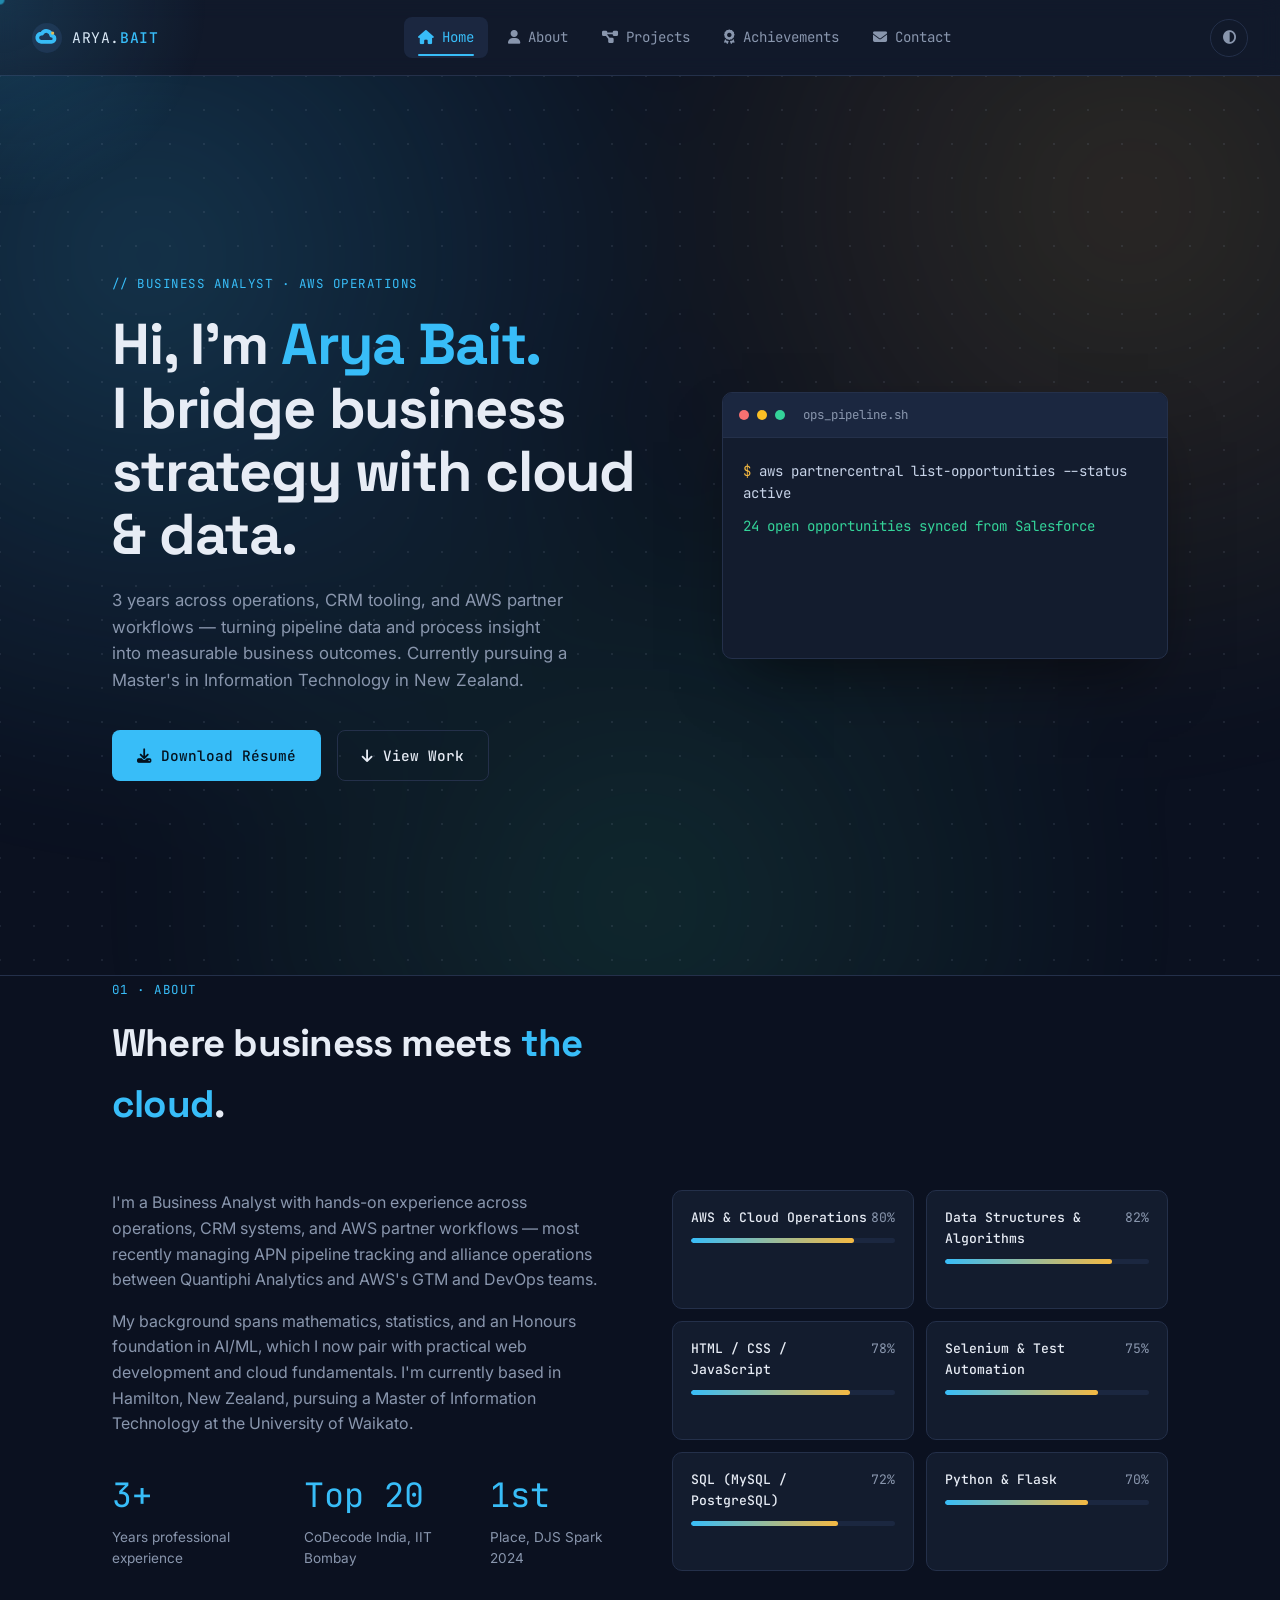
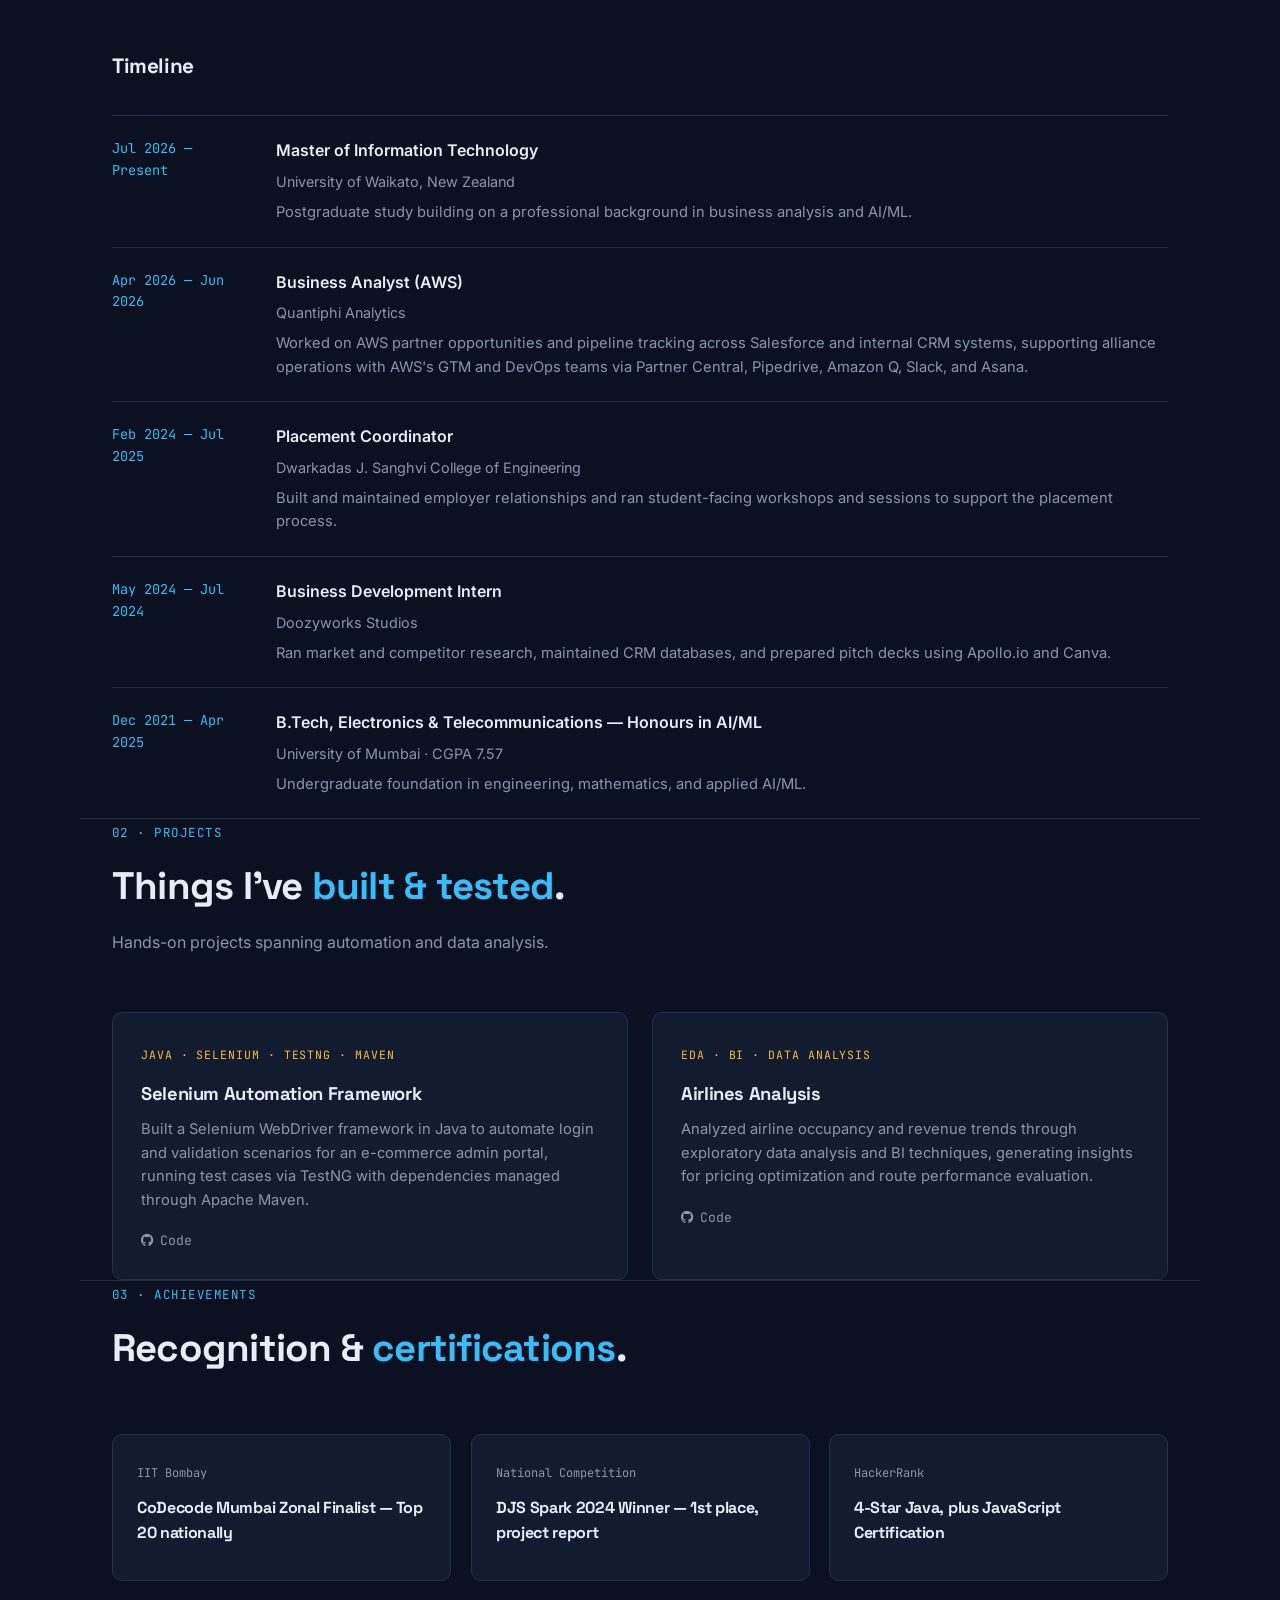
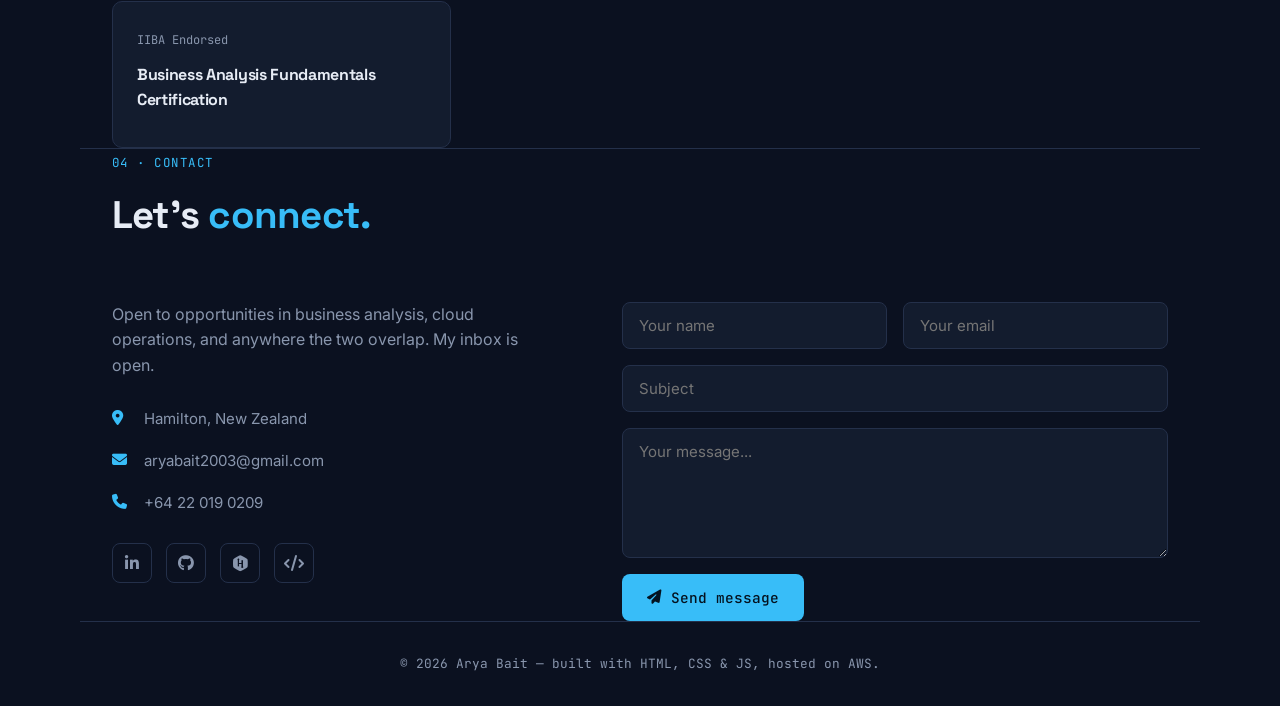
<file: index.html>
<!DOCTYPE html>
<html lang="en">
<head>
<meta charset="UTF-8">
<meta name="viewport" content="width=device-width, initial-scale=1.0">
<title>Arya Bait — Business Analyst & Cloud Enthusiast</title>

<link rel="preconnect" href="https://fonts.googleapis.com">
<link rel="preconnect" href="https://fonts.gstatic.com" crossorigin>
<link href="https://fonts.googleapis.com/css2?family=Space+Grotesk:wght@500;700&family=Inter:wght@400;500;600&family=JetBrains+Mono:wght@400;500&display=swap" rel="stylesheet">
<link rel="stylesheet" href="https://cdnjs.cloudflare.com/ajax/libs/font-awesome/6.5.1/css/all.min.css">
<link rel="stylesheet" href="css/styles.css">
</head>
<body>

<!-- cursor fx -->
<div class="cursor-glow" id="cursorGlow"></div>
<div class="cursor-dot" id="cursorDot"></div>

<!-- ============ TOP NAV ============ -->
<nav class="side-nav">
  <div class="brand">
    <svg viewBox="0 0 48 48" xmlns="http://www.w3.org/2000/svg">
      <circle class="brand-mark-bg" cx="24" cy="24" r="24"/>
      <path class="brand-mark-cloud" d="M14 30h17a5 5 0 0 0 0-10 8 8 0 0 0-15-3 6 6 0 0 0-2 13Z"/>
      <circle class="brand-mark-blip" cx="33" cy="16" r="2.6"/>
    </svg>
    <span class="logo">ARYA.<b>BAIT</b></span>
  </div>
  <ul>
    <li><a href="#home" class="nav-link active"><i class="fas fa-house"></i><span class="nav-label">Home</span></a></li>
    <li><a href="#about" class="nav-link"><i class="fas fa-user"></i><span class="nav-label">About</span></a></li>
    <li><a href="#projects" class="nav-link"><i class="fas fa-diagram-project"></i><span class="nav-label">Projects</span></a></li>
    <li><a href="#achievements" class="nav-link"><i class="fas fa-award"></i><span class="nav-label">Achievements</span></a></li>
    <li><a href="#contact" class="nav-link"><i class="fas fa-envelope"></i><span class="nav-label">Contact</span></a></li>
  </ul>
  <button class="theme-toggle" id="themeToggle" aria-label="Toggle theme"><i class="fas fa-circle-half-stroke"></i></button>
</nav>

<!-- ============ HERO ============ -->
<header class="hero" id="home">
  <canvas id="bgGrid" aria-hidden="true"></canvas>
  <div class="container hero-grid">
    <div>
      <span class="eyebrow">// business analyst · aws operations</span>
      <h1 class="reveal">Hi, I'm <span class="accent">Arya Bait.</span><br>I bridge business strategy with cloud &amp; data.</h1>
      <p class="lede reveal">
        3 years across operations, CRM tooling, and AWS partner workflows —
        turning pipeline data and process insight into measurable business outcomes.
        Currently pursuing a Master's in Information Technology in New Zealand.
      </p>
      <div class="cta-row reveal">
        <a href="assets/resume.pdf" class="btn btn-primary magnetic" download><i class="fas fa-download"></i> Download Résumé</a>
        <a href="#projects" class="btn btn-ghost magnetic"><i class="fas fa-arrow-down"></i> View Work</a>
      </div>
    </div>

    <div class="terminal reveal" aria-hidden="true">
      <div class="terminal-bar">
        <span class="terminal-dot red"></span>
        <span class="terminal-dot yellow"></span>
        <span class="terminal-dot green"></span>
        <span class="terminal-title">ops_pipeline.sh</span>
      </div>
      <div class="terminal-body" id="terminalBody"></div>
    </div>
  </div>
</header>

<main>
  <!-- ============ ABOUT ============ -->
  <section class="container" id="about">
    <div class="section-head reveal">
      <span class="eyebrow">01 · about</span>
      <h2>Where business meets <span class="accent">the cloud</span>.</h2>
    </div>

    <div class="about-grid">
      <div class="about-copy reveal">
        <p>
          I'm a Business Analyst with hands-on experience across operations, CRM systems,
          and AWS partner workflows — most recently managing APN pipeline tracking and
          alliance operations between Quantiphi Analytics and AWS's GTM and DevOps teams.
        </p>
        <p>
          My background spans mathematics, statistics, and an Honours foundation in
          AI/ML, which I now pair with practical web development and cloud fundamentals.
          I'm currently based in Hamilton, New Zealand, pursuing a Master of Information
          Technology at the University of Waikato.
        </p>

        <div class="stat-row">
          <div class="stat"><div class="num">3+</div><div class="label">Years professional experience</div></div>
          <div class="stat"><div class="num">Top 20</div><div class="label">CoDecode India, IIT Bombay</div></div>
          <div class="stat"><div class="num">1st</div><div class="label">Place, DJS Spark 2024</div></div>
        </div>
      </div>

      <div class="stack-grid reveal">
        <div class="stack-item tilt">
          <div class="stack-name"><b>AWS &amp; Cloud Operations</b><span>80%</span></div>
          <div class="bar-track"><div class="bar-fill" data-fill="80"></div></div>
        </div>
        <div class="stack-item tilt">
          <div class="stack-name"><b>Data Structures &amp; Algorithms</b><span>82%</span></div>
          <div class="bar-track"><div class="bar-fill" data-fill="82"></div></div>
        </div>
        <div class="stack-item tilt">
          <div class="stack-name"><b>HTML / CSS / JavaScript</b><span>78%</span></div>
          <div class="bar-track"><div class="bar-fill" data-fill="78"></div></div>
        </div>
        <div class="stack-item tilt">
          <div class="stack-name"><b>Selenium &amp; Test Automation</b><span>75%</span></div>
          <div class="bar-track"><div class="bar-fill" data-fill="75"></div></div>
        </div>
        <div class="stack-item tilt">
          <div class="stack-name"><b>SQL (MySQL / PostgreSQL)</b><span>72%</span></div>
          <div class="bar-track"><div class="bar-fill" data-fill="72"></div></div>
        </div>
        <div class="stack-item tilt">
          <div class="stack-name"><b>Python &amp; Flask</b><span>70%</span></div>
          <div class="bar-track"><div class="bar-fill" data-fill="70"></div></div>
        </div>
      </div>
    </div>

    <div class="timeline reveal">
      <h3>Timeline</h3>

      <div class="tl-item">
        <div class="tl-date">Jul 2026 — Present</div>
        <div>
          <div class="tl-role">Master of Information Technology</div>
          <div class="tl-org">University of Waikato, New Zealand</div>
          <div class="tl-desc">Postgraduate study building on a professional background in business analysis and AI/ML.</div>
        </div>
      </div>

      <div class="tl-item">
        <div class="tl-date">Apr 2026 — Jun 2026</div>
        <div>
          <div class="tl-role">Business Analyst (AWS)</div>
          <div class="tl-org">Quantiphi Analytics</div>
          <div class="tl-desc">Worked on AWS partner opportunities and pipeline tracking across Salesforce and internal CRM systems, supporting alliance operations with AWS's GTM and DevOps teams via Partner Central, Pipedrive, Amazon Q, Slack, and Asana.</div>
        </div>
      </div>

      <div class="tl-item">
        <div class="tl-date">Feb 2024 — Jul 2025</div>
        <div>
          <div class="tl-role">Placement Coordinator</div>
          <div class="tl-org">Dwarkadas J. Sanghvi College of Engineering</div>
          <div class="tl-desc">Built and maintained employer relationships and ran student-facing workshops and sessions to support the placement process.</div>
        </div>
      </div>

      <div class="tl-item">
        <div class="tl-date">May 2024 — Jul 2024</div>
        <div>
          <div class="tl-role">Business Development Intern</div>
          <div class="tl-org">Doozyworks Studios</div>
          <div class="tl-desc">Ran market and competitor research, maintained CRM databases, and prepared pitch decks using Apollo.io and Canva.</div>
        </div>
      </div>

      <div class="tl-item">
        <div class="tl-date">Dec 2021 — Apr 2025</div>
        <div>
          <div class="tl-role">B.Tech, Electronics &amp; Telecommunications — Honours in AI/ML</div>
          <div class="tl-org">University of Mumbai · CGPA 7.57</div>
          <div class="tl-desc">Undergraduate foundation in engineering, mathematics, and applied AI/ML.</div>
        </div>
      </div>
    </div>
  </section>

  <!-- ============ PROJECTS ============ -->
  <section class="container" id="projects">
    <div class="section-head reveal">
      <span class="eyebrow">02 · projects</span>
      <h2>Things I've <span class="accent">built &amp; tested</span>.</h2>
      <p>Hands-on projects spanning automation and data analysis.</p>
    </div>

    <div class="project-grid">
      <div class="project-card tilt reveal">
        <span class="project-tag">Java · Selenium · TestNG · Maven</span>
        <h3>Selenium Automation Framework</h3>
        <p>Built a Selenium WebDriver framework in Java to automate login and validation scenarios for an e-commerce admin portal, running test cases via TestNG with dependencies managed through Apache Maven.</p>
        <div class="project-links">
          <a href="#"><i class="fab fa-github"></i> Code</a>
        </div>
      </div>

      <div class="project-card tilt reveal">
        <span class="project-tag">EDA · BI · Data Analysis</span>
        <h3>Airlines Analysis</h3>
        <p>Analyzed airline occupancy and revenue trends through exploratory data analysis and BI techniques, generating insights for pricing optimization and route performance evaluation.</p>
        <div class="project-links">
          <a href="#"><i class="fab fa-github"></i> Code</a>
        </div>
      </div>
    </div>
  </section>

  <!-- ============ ACHIEVEMENTS ============ -->
  <section class="container" id="achievements">
    <div class="section-head reveal">
      <span class="eyebrow">03 · achievements</span>
      <h2>Recognition &amp; <span class="accent">certifications</span>.</h2>
    </div>

    <div class="blog-grid">
      <div class="blog-card tilt reveal">
        <span class="blog-date">IIT Bombay</span>
        <h4>CoDecode Mumbai Zonal Finalist — Top 20 nationally</h4>
      </div>
      <div class="blog-card tilt reveal">
        <span class="blog-date">National Competition</span>
        <h4>DJS Spark 2024 Winner — 1st place, project report</h4>
      </div>
      <div class="blog-card tilt reveal">
        <span class="blog-date">HackerRank</span>
        <h4>4-Star Java, plus JavaScript Certification</h4>
      </div>
      <div class="blog-card tilt reveal">
        <span class="blog-date">IIBA Endorsed</span>
        <h4>Business Analysis Fundamentals Certification</h4>
      </div>
    </div>
  </section>

  <!-- ============ CONTACT ============ -->
  <section class="container" id="contact">
    <div class="section-head reveal">
      <span class="eyebrow">04 · contact</span>
      <h2>Let's <span class="accent">connect.</span></h2>
    </div>

    <div class="contact-grid">
      <div class="reveal">
        <p style="color:var(--text-dim)">Open to opportunities in business analysis, cloud operations, and anywhere the two overlap. My inbox is open.</p>
        <ul class="contact-list">
          <li><i class="fas fa-location-dot"></i> Hamilton, New Zealand</li>
          <li><i class="fas fa-envelope"></i> aryabait2003@gmail.com</li>
          <li><i class="fas fa-phone"></i> +64 22 019 0209</li>
        </ul>
        <div class="social-row">
          <a href="#" target="_blank" rel="noopener" aria-label="LinkedIn" class="magnetic"><i class="fab fa-linkedin-in"></i></a>
          <a href="#" target="_blank" rel="noopener" aria-label="GitHub" class="magnetic"><i class="fab fa-github"></i></a>
          <a href="#" target="_blank" rel="noopener" aria-label="HackerRank" class="magnetic"><i class="fab fa-hackerrank"></i></a>
          <a href="#" target="_blank" rel="noopener" aria-label="LeetCode" class="magnetic"><i class="fas fa-code"></i></a>
        </div>
      </div>

      <form class="form-grid reveal" id="contactForm">
        <div class="form-row">
          <input type="text" placeholder="Your name" required>
          <input type="email" placeholder="Your email" required>
        </div>
        <input type="text" placeholder="Subject" required>
        <textarea placeholder="Your message..." required></textarea>
        <button type="submit" class="btn btn-primary magnetic" style="justify-self:start;"><i class="fas fa-paper-plane"></i> Send message</button>
      </form>
    </div>
  </section>
</main>

<footer>© <span id="year"></span> Arya Bait — built with HTML, CSS &amp; JS, hosted on AWS.</footer>

<script src="js/app.js"></script>
</body>
</html>
</file>
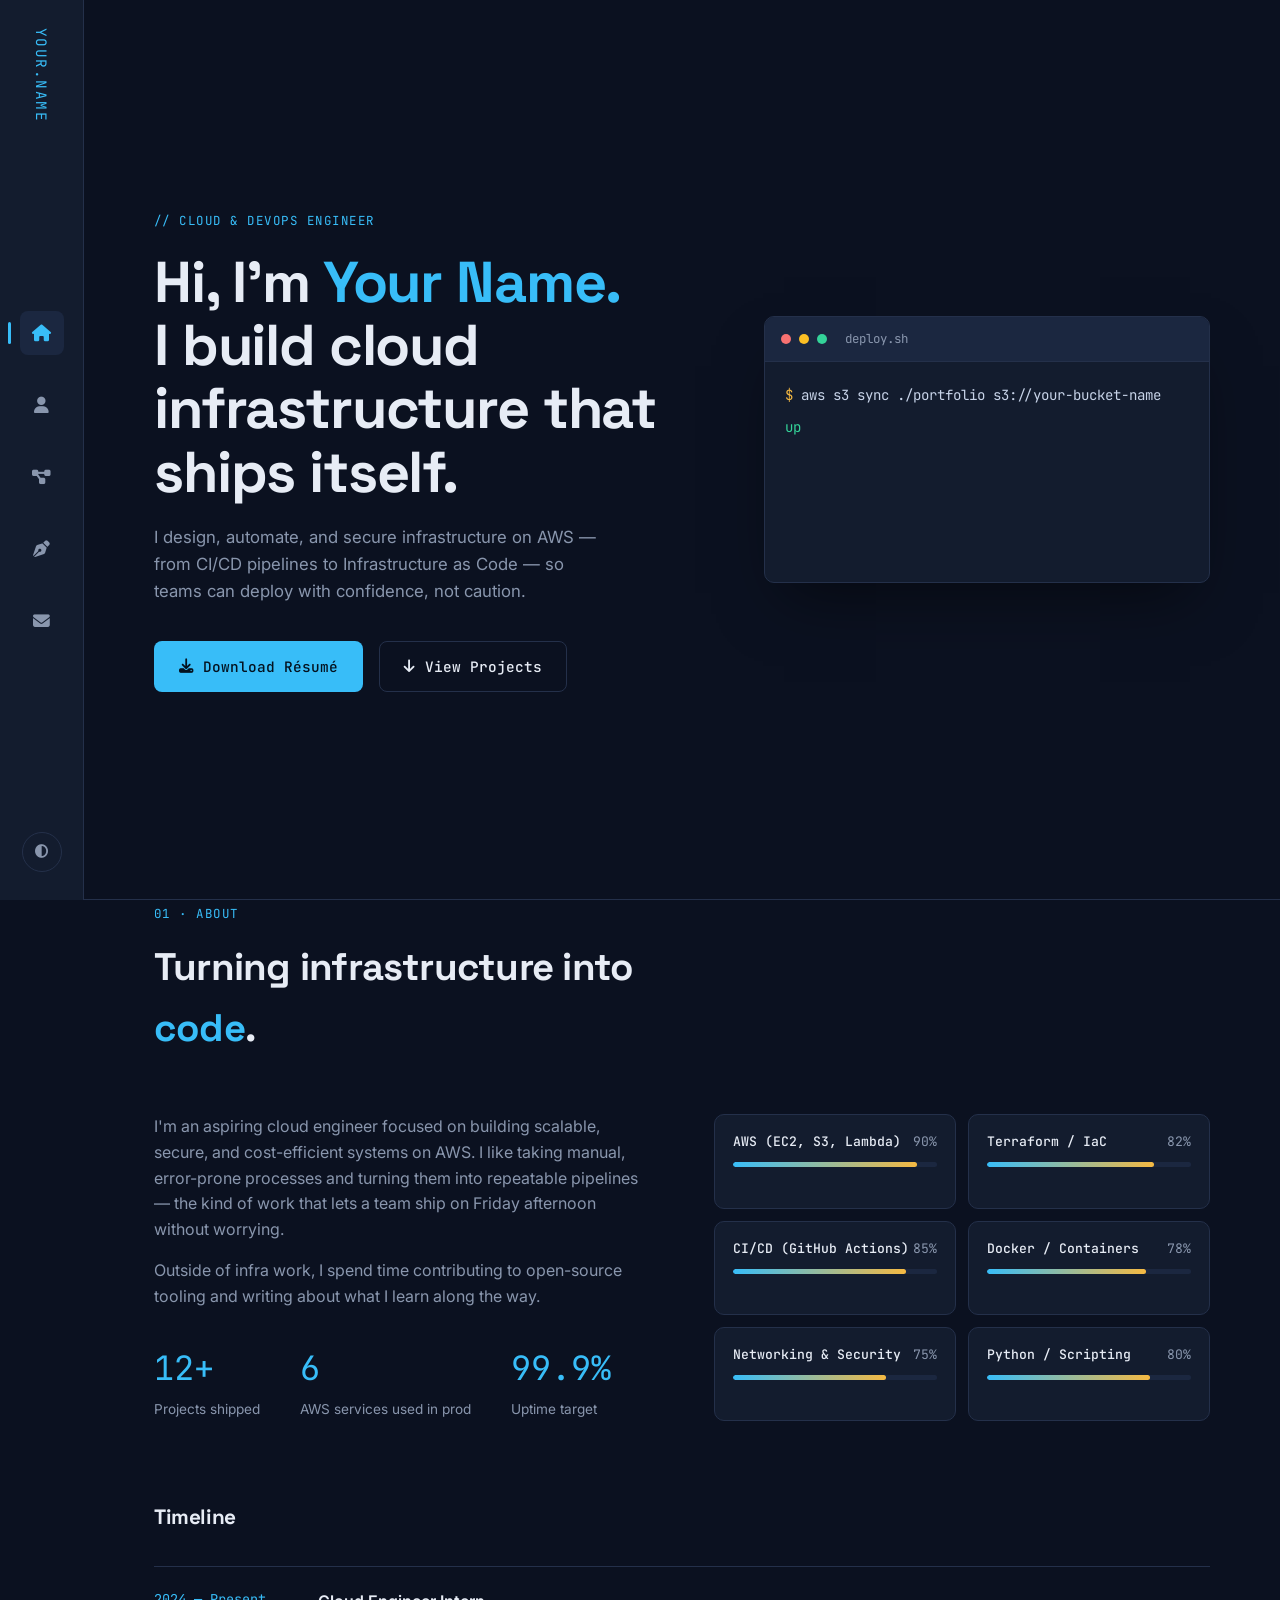
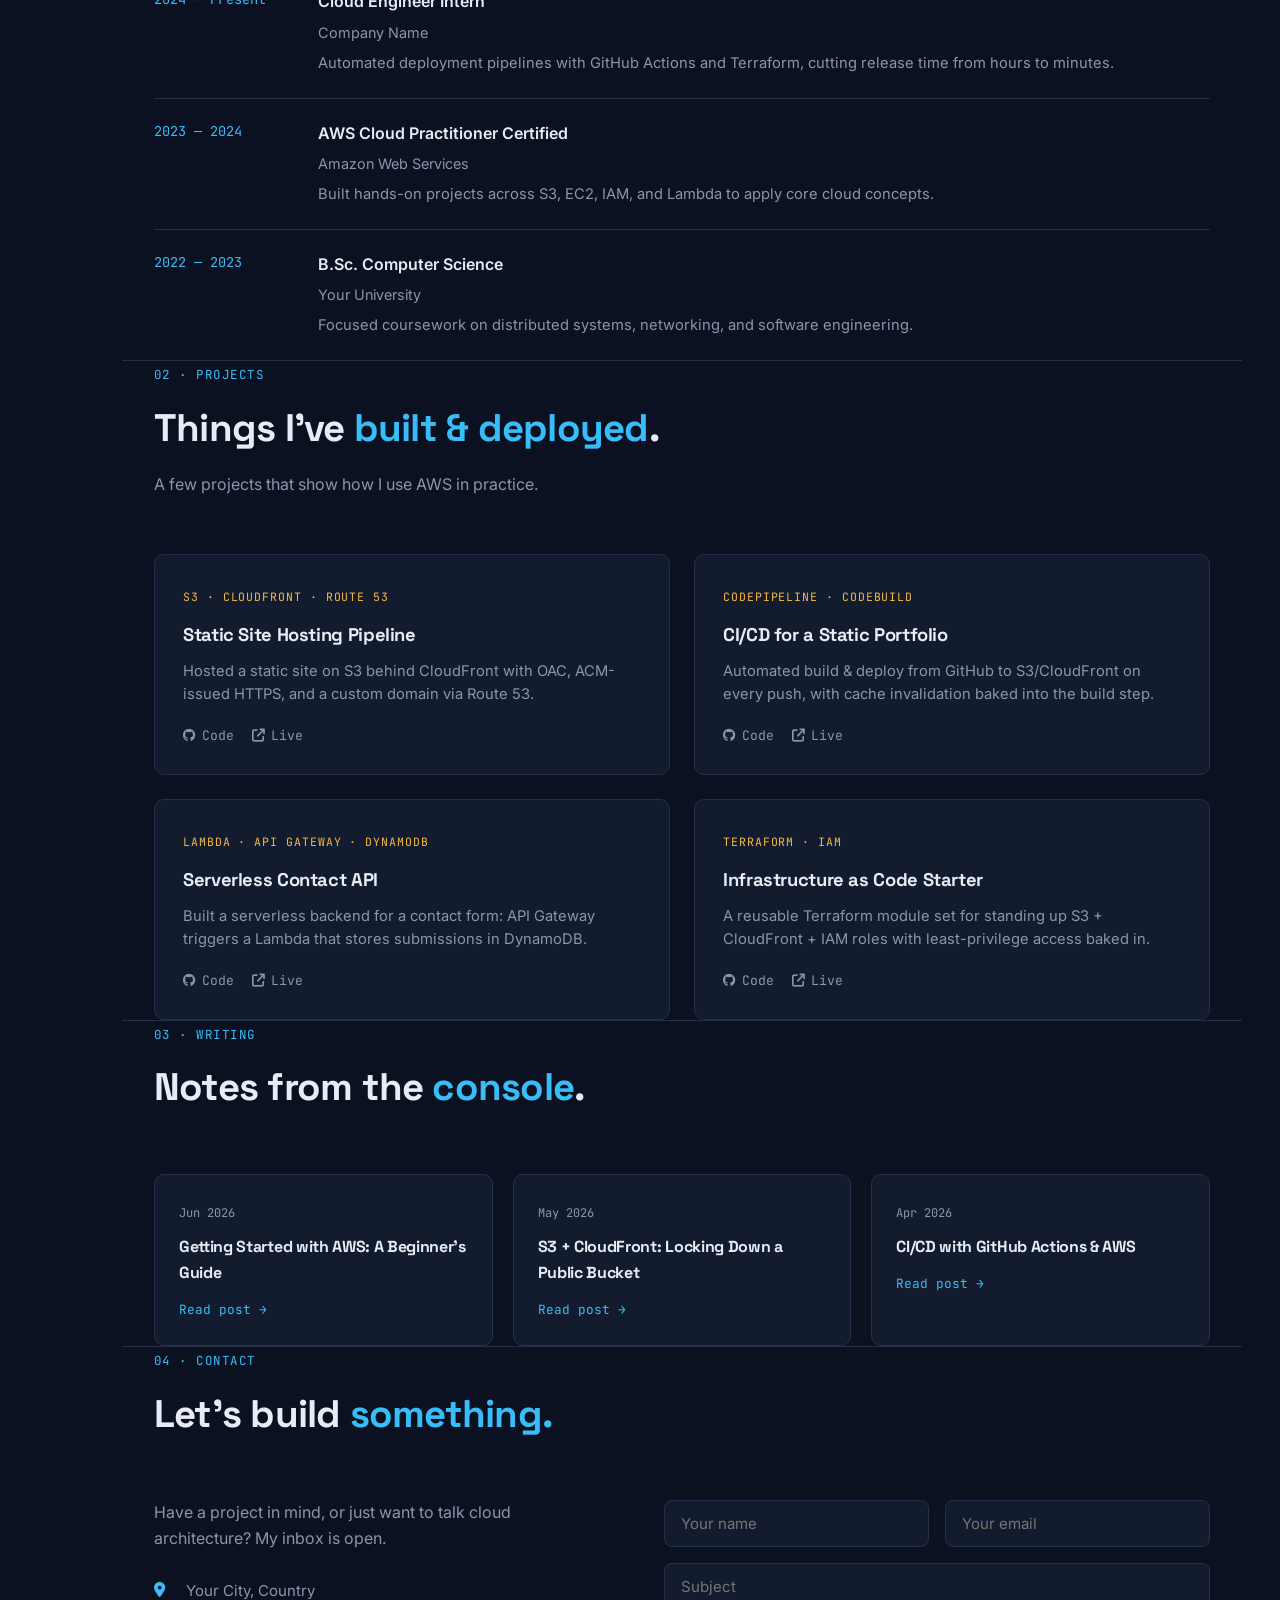
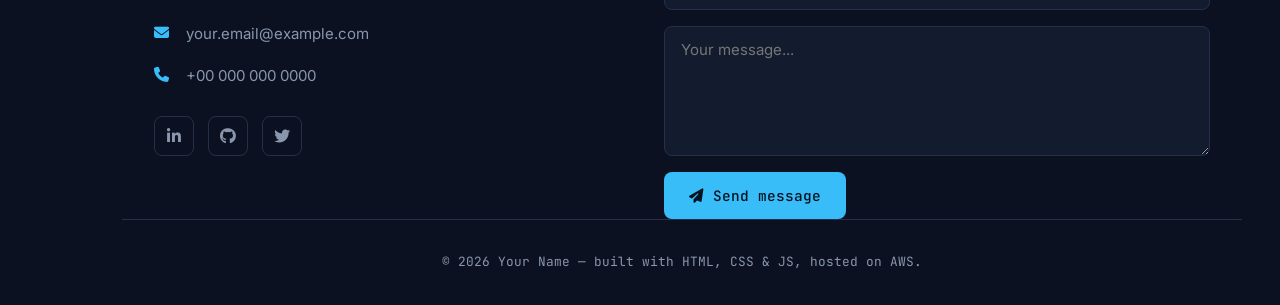
<file: portfolio/index.html>
<!DOCTYPE html>
<html lang="en">
<head>
<meta charset="UTF-8">
<meta name="viewport" content="width=device-width, initial-scale=1.0">
<title>Your Name — Cloud Engineer</title>

<link rel="preconnect" href="https://fonts.googleapis.com">
<link rel="preconnect" href="https://fonts.gstatic.com" crossorigin>
<link href="https://fonts.googleapis.com/css2?family=Space+Grotesk:wght@500;700&family=Inter:wght@400;500;600&family=JetBrains+Mono:wght@400;500&display=swap" rel="stylesheet">
<link rel="stylesheet" href="https://cdnjs.cloudflare.com/ajax/libs/font-awesome/6.5.1/css/all.min.css">
<link rel="stylesheet" href="css/styles.css">
</head>
<body>

<!-- ============ SIDE NAV ============ -->
<nav class="side-nav">
  <span class="logo">YOUR.NAME</span>
  <ul>
    <li><a href="#home" class="nav-link active" data-icon="home"><i class="fas fa-house"></i></a></li>
    <li><a href="#about" class="nav-link" data-icon="about"><i class="fas fa-user"></i></a></li>
    <li><a href="#projects" class="nav-link" data-icon="projects"><i class="fas fa-diagram-project"></i></a></li>
    <li><a href="#blog" class="nav-link" data-icon="blog"><i class="fas fa-pen-nib"></i></a></li>
    <li><a href="#contact" class="nav-link" data-icon="contact"><i class="fas fa-envelope"></i></a></li>
  </ul>
  <button class="theme-toggle" id="themeToggle" aria-label="Toggle theme"><i class="fas fa-circle-half-stroke"></i></button>
</nav>

<!-- ============ HERO ============ -->
<header class="hero" id="home">
  <div class="container hero-grid">
    <div>
      <span class="eyebrow">// cloud &amp; devops engineer</span>
      <h1>Hi, I'm <span class="accent">Your Name.</span><br>I build cloud infrastructure that ships itself.</h1>
      <p class="lede">
        I design, automate, and secure infrastructure on AWS — from CI/CD pipelines
        to Infrastructure as Code — so teams can deploy with confidence, not caution.
      </p>
      <div class="cta-row">
        <a href="assets/resume.pdf" class="btn btn-primary"><i class="fas fa-download"></i> Download Résumé</a>
        <a href="#projects" class="btn btn-ghost"><i class="fas fa-arrow-down"></i> View Projects</a>
      </div>
    </div>

    <div class="terminal" aria-hidden="true">
      <div class="terminal-bar">
        <span class="terminal-dot red"></span>
        <span class="terminal-dot yellow"></span>
        <span class="terminal-dot green"></span>
        <span class="terminal-title">deploy.sh</span>
      </div>
      <div class="terminal-body" id="terminalBody"></div>
    </div>
  </div>
</header>

<main>
  <!-- ============ ABOUT ============ -->
  <section class="container" id="about">
    <div class="section-head reveal">
      <span class="eyebrow">01 · about</span>
      <h2>Turning infrastructure into <span class="accent">code</span>.</h2>
    </div>

    <div class="about-grid">
      <div class="about-copy reveal">
        <p>
          I'm an aspiring cloud engineer focused on building scalable, secure, and
          cost-efficient systems on AWS. I like taking manual, error-prone processes
          and turning them into repeatable pipelines — the kind of work that lets a
          team ship on Friday afternoon without worrying.
        </p>
        <p>
          Outside of infra work, I spend time contributing to open-source tooling
          and writing about what I learn along the way.
        </p>

        <div class="stat-row">
          <div class="stat"><div class="num">12+</div><div class="label">Projects shipped</div></div>
          <div class="stat"><div class="num">6</div><div class="label">AWS services used in prod</div></div>
          <div class="stat"><div class="num">99.9%</div><div class="label">Uptime target</div></div>
        </div>
      </div>

      <div class="stack-grid reveal">
        <div class="stack-item">
          <div class="stack-name"><b>AWS (EC2, S3, Lambda)</b><span>90%</span></div>
          <div class="bar-track"><div class="bar-fill" data-fill="90"></div></div>
        </div>
        <div class="stack-item">
          <div class="stack-name"><b>Terraform / IaC</b><span>82%</span></div>
          <div class="bar-track"><div class="bar-fill" data-fill="82"></div></div>
        </div>
        <div class="stack-item">
          <div class="stack-name"><b>CI/CD (GitHub Actions)</b><span>85%</span></div>
          <div class="bar-track"><div class="bar-fill" data-fill="85"></div></div>
        </div>
        <div class="stack-item">
          <div class="stack-name"><b>Docker / Containers</b><span>78%</span></div>
          <div class="bar-track"><div class="bar-fill" data-fill="78"></div></div>
        </div>
        <div class="stack-item">
          <div class="stack-name"><b>Networking &amp; Security</b><span>75%</span></div>
          <div class="bar-track"><div class="bar-fill" data-fill="75"></div></div>
        </div>
        <div class="stack-item">
          <div class="stack-name"><b>Python / Scripting</b><span>80%</span></div>
          <div class="bar-track"><div class="bar-fill" data-fill="80"></div></div>
        </div>
      </div>
    </div>

    <div class="timeline reveal">
      <h3>Timeline</h3>

      <div class="tl-item">
        <div class="tl-date">2024 — Present</div>
        <div>
          <div class="tl-role">Cloud Engineer Intern</div>
          <div class="tl-org">Company Name</div>
          <div class="tl-desc">Automated deployment pipelines with GitHub Actions and Terraform, cutting release time from hours to minutes.</div>
        </div>
      </div>

      <div class="tl-item">
        <div class="tl-date">2023 — 2024</div>
        <div>
          <div class="tl-role">AWS Cloud Practitioner Certified</div>
          <div class="tl-org">Amazon Web Services</div>
          <div class="tl-desc">Built hands-on projects across S3, EC2, IAM, and Lambda to apply core cloud concepts.</div>
        </div>
      </div>

      <div class="tl-item">
        <div class="tl-date">2022 — 2023</div>
        <div>
          <div class="tl-role">B.Sc. Computer Science</div>
          <div class="tl-org">Your University</div>
          <div class="tl-desc">Focused coursework on distributed systems, networking, and software engineering.</div>
        </div>
      </div>
    </div>
  </section>

  <!-- ============ PROJECTS ============ -->
  <section class="container" id="projects">
    <div class="section-head reveal">
      <span class="eyebrow">02 · projects</span>
      <h2>Things I've <span class="accent">built &amp; deployed</span>.</h2>
      <p>A few projects that show how I use AWS in practice.</p>
    </div>

    <div class="project-grid">
      <div class="project-card reveal">
        <span class="project-tag">S3 · CloudFront · Route 53</span>
        <h3>Static Site Hosting Pipeline</h3>
        <p>Hosted a static site on S3 behind CloudFront with OAC, ACM-issued HTTPS, and a custom domain via Route 53.</p>
        <div class="project-links">
          <a href="#"><i class="fab fa-github"></i> Code</a>
          <a href="#"><i class="fas fa-arrow-up-right-from-square"></i> Live</a>
        </div>
      </div>

      <div class="project-card reveal">
        <span class="project-tag">CodePipeline · CodeBuild</span>
        <h3>CI/CD for a Static Portfolio</h3>
        <p>Automated build &amp; deploy from GitHub to S3/CloudFront on every push, with cache invalidation baked into the build step.</p>
        <div class="project-links">
          <a href="#"><i class="fab fa-github"></i> Code</a>
          <a href="#"><i class="fas fa-arrow-up-right-from-square"></i> Live</a>
        </div>
      </div>

      <div class="project-card reveal">
        <span class="project-tag">Lambda · API Gateway · DynamoDB</span>
        <h3>Serverless Contact API</h3>
        <p>Built a serverless backend for a contact form: API Gateway triggers a Lambda that stores submissions in DynamoDB.</p>
        <div class="project-links">
          <a href="#"><i class="fab fa-github"></i> Code</a>
          <a href="#"><i class="fas fa-arrow-up-right-from-square"></i> Live</a>
        </div>
      </div>

      <div class="project-card reveal">
        <span class="project-tag">Terraform · IAM</span>
        <h3>Infrastructure as Code Starter</h3>
        <p>A reusable Terraform module set for standing up S3 + CloudFront + IAM roles with least-privilege access baked in.</p>
        <div class="project-links">
          <a href="#"><i class="fab fa-github"></i> Code</a>
          <a href="#"><i class="fas fa-arrow-up-right-from-square"></i> Live</a>
        </div>
      </div>
    </div>
  </section>

  <!-- ============ BLOG ============ -->
  <section class="container" id="blog">
    <div class="section-head reveal">
      <span class="eyebrow">03 · writing</span>
      <h2>Notes from the <span class="accent">console</span>.</h2>
    </div>

    <div class="blog-grid">
      <div class="blog-card reveal">
        <span class="blog-date">Jun 2026</span>
        <h4>Getting Started with AWS: A Beginner's Guide</h4>
        <a href="#">Read post →</a>
      </div>
      <div class="blog-card reveal">
        <span class="blog-date">May 2026</span>
        <h4>S3 + CloudFront: Locking Down a Public Bucket</h4>
        <a href="#">Read post →</a>
      </div>
      <div class="blog-card reveal">
        <span class="blog-date">Apr 2026</span>
        <h4>CI/CD with GitHub Actions &amp; AWS</h4>
        <a href="#">Read post →</a>
      </div>
    </div>
  </section>

  <!-- ============ CONTACT ============ -->
  <section class="container" id="contact">
    <div class="section-head reveal">
      <span class="eyebrow">04 · contact</span>
      <h2>Let's build <span class="accent">something.</span></h2>
    </div>

    <div class="contact-grid">
      <div class="reveal">
        <p style="color:var(--text-dim)">Have a project in mind, or just want to talk cloud architecture? My inbox is open.</p>
        <ul class="contact-list">
          <li><i class="fas fa-location-dot"></i> Your City, Country</li>
          <li><i class="fas fa-envelope"></i> your.email@example.com</li>
          <li><i class="fas fa-phone"></i> +00 000 000 0000</li>
        </ul>
        <div class="social-row">
          <a href="#" target="_blank" rel="noopener" aria-label="LinkedIn"><i class="fab fa-linkedin-in"></i></a>
          <a href="#" target="_blank" rel="noopener" aria-label="GitHub"><i class="fab fa-github"></i></a>
          <a href="#" target="_blank" rel="noopener" aria-label="Twitter"><i class="fab fa-twitter"></i></a>
        </div>
      </div>

      <form class="form-grid reveal" id="contactForm">
        <div class="form-row">
          <input type="text" placeholder="Your name" required>
          <input type="email" placeholder="Your email" required>
        </div>
        <input type="text" placeholder="Subject" required>
        <textarea placeholder="Your message..." required></textarea>
        <button type="submit" class="btn btn-primary" style="justify-self:start;"><i class="fas fa-paper-plane"></i> Send message</button>
      </form>
    </div>
  </section>
</main>

<footer>© <span id="year"></span> Your Name — built with HTML, CSS &amp; JS, hosted on AWS.</footer>

<script src="js/app.js"></script>
</body>
</html>
</file>
<file: css/styles.css>
/* =========================================================
   DESIGN TOKENS
   ========================================================= */
:root {
  /* Color */
  --bg:        #0B1120;   /* deep navy base */
  --surface:   #131C2E;   /* card / panel surface */
  --surface-2: #1B2740;   /* raised surface / hover */
  --border:    #24304A;
  --text:      #E7ECF5;
  --text-dim:  #8996AD;
  --accent:    #38BDF8;   /* cyan - primary accent */
  --accent-2:  #F5B942;   /* amber - secondary accent, sparingly */
  --success:   #34D399;

  /* Type */
  --font-display: 'Space Grotesk', sans-serif;
  --font-body:    'Inter', sans-serif;
  --font-mono:    'JetBrains Mono', monospace;

  /* Layout */
  --maxw: 1120px;
  --radius: 10px;
  --nav-h: 76px;
}

* { margin: 0; padding: 0; box-sizing: border-box; }

html { scroll-behavior: smooth; }

body {
  background: var(--bg);
  color: var(--text);
  font-family: var(--font-body);
  line-height: 1.6;
  overflow-x: hidden;
}

@media (prefers-reduced-motion: reduce) {
  * { animation-duration: 0.01ms !important; animation-iteration-count: 1 !important; transition-duration: 0.01ms !important; scroll-behavior: auto !important; }
}

/* =========================================================
   CURSOR FX
   ========================================================= */
.cursor-glow {
  position: fixed;
  top: 0; left: 0;
  width: 420px; height: 420px;
  border-radius: 50%;
  background: radial-gradient(circle, rgba(56,189,248,0.16), transparent 70%);
  pointer-events: none;
  transform: translate(-50%, -50%);
  z-index: 9998;
  will-change: transform;
}

.cursor-dot {
  position: fixed;
  top: 0; left: 0;
  width: 9px; height: 9px;
  border-radius: 50%;
  background: var(--accent);
  pointer-events: none;
  transform: translate(-50%, -50%);
  z-index: 9999;
  transition: transform .15s ease, background-color .2s ease;
  mix-blend-mode: difference;
}

.cursor-dot.hovered { transform: translate(-50%, -50%) scale(2.6); }

@media (hover: none), (pointer: coarse) {
  .cursor-glow, .cursor-dot { display: none; }
}

a { color: inherit; text-decoration: none; }
ul { list-style: none; }
img { max-width: 100%; display: block; }

h1, h2, h3, h4 { font-family: var(--font-display); font-weight: 700; letter-spacing: -0.02em; }

.eyebrow {
  font-family: var(--font-mono);
  font-size: 0.78rem;
  letter-spacing: 0.12em;
  text-transform: uppercase;
  color: var(--accent);
}

.container { max-width: var(--maxw); margin: 0 auto; padding: 0 32px; }

section { padding: 120px 0; border-bottom: 1px solid var(--border); }

.section-head { margin-bottom: 56px; max-width: 560px; }
.section-head h2 { font-size: clamp(1.8rem, 3vw, 2.6rem); margin-top: 10px; }
.section-head p { color: var(--text-dim); margin-top: 14px; }
.section-head span.accent { color: var(--accent); }

/* =========================================================
   SIDE NAVIGATION
   ========================================================= */
.side-nav {
  position: fixed;
  top: 0; left: 0;
  width: 100%;
  height: var(--nav-h);
  background: rgba(19, 28, 46, 0.82);
  backdrop-filter: blur(10px);
  border-right: none;
  border-bottom: 1px solid var(--border);
  display: flex;
  flex-direction: row;
  align-items: center;
  justify-content: space-between;
  padding: 0 32px;
  z-index: 100;
}

.side-nav .brand {
  display: flex;
  align-items: center;
  gap: 10px;
}

.side-nav .brand svg { width: 30px; height: 30px; flex-shrink: 0; }

.side-nav .brand-mark-bg { fill: var(--surface-2); }
.side-nav .brand-mark-cloud { fill: none; stroke: var(--accent); stroke-width: 6; stroke-linecap: round; stroke-linejoin: round; }
.side-nav .brand-mark-blip { fill: var(--accent-2); }

.side-nav .logo {
  font-family: var(--font-mono);
  color: var(--text);
  font-size: 0.92rem;
  letter-spacing: 0.04em;
}
.side-nav .logo b { color: var(--accent); font-weight: 500; }

.side-nav ul { display: flex; flex-direction: row; align-items: center; gap: 6px; }

.side-nav a {
  display: flex;
  align-items: center;
  gap: 8px;
  padding: 9px 14px;
  border-radius: 8px;
  color: var(--text-dim);
  font-size: 0.88rem;
  font-family: var(--font-mono);
  transition: background .2s, color .2s;
  position: relative;
}

.side-nav a span.nav-label { display: inline; }

.side-nav a:hover, .side-nav a.active {
  background: var(--surface-2);
  color: var(--accent);
}

.side-nav a.active::before {
  content: '';
  position: absolute;
  left: 14px; right: 14px;
  bottom: 2px;
  height: 2px;
  background: var(--accent);
  border-radius: 2px;
}

.side-nav .theme-toggle {
  width: 38px; height: 38px;
  border-radius: 50%;
  border: 1px solid var(--border);
  background: transparent;
  color: var(--text-dim);
  cursor: pointer;
  display: flex; align-items: center; justify-content: center;
  flex-shrink: 0;
}

body { padding-left: 0; padding-top: var(--nav-h); }

@media (max-width: 900px) {
  .side-nav a span.nav-label { display: none; }
  .side-nav a { padding: 9px 11px; }
}

@media (max-width: 620px) {
  .side-nav { padding: 0 14px; }
  .side-nav .logo { display: none; }
  .side-nav ul { gap: 2px; }
}

/* =========================================================
   HERO
   ========================================================= */
.hero {
  min-height: 100vh;
  display: flex;
  align-items: center;
  border-bottom: 1px solid var(--border);
  position: relative;
  overflow: hidden;
}

.hero::before {
  content: '';
  position: absolute;
  inset: -10%;
  background:
    radial-gradient(circle at 18% 25%, rgba(56,189,248,0.20), transparent 38%),
    radial-gradient(circle at 82% 20%, rgba(245,185,66,0.14), transparent 36%),
    radial-gradient(circle at 50% 85%, rgba(52,211,153,0.12), transparent 42%);
  filter: blur(50px);
  animation: meshMove 20s ease-in-out infinite alternate;
  z-index: 0;
}

@keyframes meshMove {
  0%   { transform: translate3d(0,0,0) scale(1); }
  50%  { transform: translate3d(-3%,3%,0) scale(1.08); }
  100% { transform: translate3d(3%,-3%,0) scale(1); }
}

#bgGrid {
  position: absolute;
  inset: 0;
  width: 100%;
  height: 100%;
  z-index: 0;
  opacity: 0.5;
}

.hero .container.hero-grid { position: relative; z-index: 1; }

.hero-grid {
  display: grid;
  grid-template-columns: 1.1fr 0.9fr;
  gap: 64px;
  align-items: center;
}

.hero h1 {
  font-size: clamp(2.4rem, 5vw, 3.6rem);
  line-height: 1.1;
  margin: 18px 0 20px;
}

.hero h1 .accent { color: var(--accent); }

.hero p.lede { color: var(--text-dim); max-width: 460px; font-size: 1.05rem; }

.hero .cta-row { display: flex; gap: 16px; margin-top: 36px; flex-wrap: wrap; }

.btn {
  display: inline-flex;
  align-items: center;
  gap: 10px;
  padding: 13px 24px;
  border-radius: 8px;
  font-family: var(--font-mono);
  font-size: 0.9rem;
  font-weight: 500;
  cursor: pointer;
  border: 1px solid transparent;
  transition: transform .15s, background .2s, border-color .2s;
}

.btn-primary { background: var(--accent); color: #04121F; }
.btn-primary:hover { transform: translateY(-2px); }

.btn-ghost { border-color: var(--border); color: var(--text); }
.btn-ghost:hover { border-color: var(--accent); color: var(--accent); }

/* --- Terminal signature element --- */
.terminal {
  background: var(--surface);
  border: 1px solid var(--border);
  border-radius: var(--radius);
  overflow: hidden;
  box-shadow: 0 30px 60px -20px rgba(0,0,0,0.5);
}

.terminal-bar {
  display: flex;
  align-items: center;
  gap: 8px;
  padding: 12px 16px;
  background: var(--surface-2);
  border-bottom: 1px solid var(--border);
}

.terminal-dot { width: 10px; height: 10px; border-radius: 50%; }
.terminal-dot.red { background: #F87171; }
.terminal-dot.yellow { background: #FBBF24; }
.terminal-dot.green { background: #34D399; }

.terminal-title {
  margin-left: 10px;
  font-family: var(--font-mono);
  font-size: 0.78rem;
  color: var(--text-dim);
}

.terminal-body {
  padding: 22px 20px;
  font-family: var(--font-mono);
  font-size: 0.88rem;
  min-height: 220px;
  color: #C7D3E8;
}

.terminal-body .line { margin-bottom: 10px; white-space: pre-wrap; }
.terminal-body .prompt { color: var(--accent-2); }
.terminal-body .out { color: var(--success); }
.terminal-cursor {
  display: inline-block;
  width: 8px; height: 16px;
  background: var(--accent);
  vertical-align: middle;
  animation: blink 1s step-end infinite;
}
@keyframes blink { 50% { opacity: 0; } }

/* =========================================================
   ABOUT
   ========================================================= */
.about-grid { display: grid; grid-template-columns: 1fr 1fr; gap: 64px; }
.about-copy p { color: var(--text-dim); margin-bottom: 16px; }

.stat-row { display: flex; gap: 40px; margin-top: 32px; }
.stat .num { font-family: var(--font-mono); font-size: 2.1rem; color: var(--accent); }
.stat .label { color: var(--text-dim); font-size: 0.85rem; margin-top: 4px; }

.stack-grid {
  display: grid;
  grid-template-columns: repeat(2, 1fr);
  gap: 12px;
}

.stack-item {
  background: var(--surface);
  border: 1px solid var(--border);
  border-radius: var(--radius);
  padding: 16px 18px;
}

.stack-item .stack-name {
  display: flex;
  justify-content: space-between;
  font-family: var(--font-mono);
  font-size: 0.82rem;
  margin-bottom: 10px;
  color: var(--text-dim);
}
.stack-item .stack-name b { color: var(--text); font-weight: 500; }

.bar-track { height: 5px; background: var(--surface-2); border-radius: 4px; overflow: hidden; }
.bar-fill { height: 100%; background: linear-gradient(90deg, var(--accent), var(--accent-2)); border-radius: 4px; width: 0; transition: width 1.1s ease; }

/* Timeline */
.timeline { margin-top: 80px; }
.timeline h3 { font-size: 1.3rem; margin-bottom: 32px; }
.tl-item {
  display: grid;
  grid-template-columns: 140px 1fr;
  gap: 24px;
  padding: 22px 0;
  border-top: 1px solid var(--border);
}
.tl-item:first-of-type { border-top: 1px solid var(--border); }
.tl-date { font-family: var(--font-mono); color: var(--accent); font-size: 0.85rem; }
.tl-role { font-weight: 600; margin-bottom: 6px; }
.tl-org { color: var(--text-dim); font-size: 0.9rem; margin-bottom: 8px; }
.tl-desc { color: var(--text-dim); font-size: 0.92rem; }

/* =========================================================
   PROJECTS
   ========================================================= */
.project-grid { display: grid; grid-template-columns: repeat(2, 1fr); gap: 24px; }

.project-card {
  background: var(--surface);
  border: 1px solid var(--border);
  border-radius: var(--radius);
  padding: 28px;
  transition: border-color .2s, transform .2s;
}
.project-card:hover { border-color: var(--accent); transform: translateY(-4px); }

.project-tag {
  font-family: var(--font-mono);
  font-size: 0.72rem;
  color: var(--accent-2);
  text-transform: uppercase;
  letter-spacing: 0.08em;
}

.project-card h3 { font-size: 1.15rem; margin: 12px 0 10px; }
.project-card p { color: var(--text-dim); font-size: 0.92rem; margin-bottom: 18px; }

.project-links { display: flex; gap: 18px; font-family: var(--font-mono); font-size: 0.82rem; }
.project-links a { color: var(--text-dim); display: flex; align-items: center; gap: 6px; }
.project-links a:hover { color: var(--accent); }

/* =========================================================
   BLOG
   ========================================================= */
.blog-grid { display: grid; grid-template-columns: repeat(3, 1fr); gap: 20px; }
.blog-card {
  background: var(--surface);
  border: 1px solid var(--border);
  border-radius: var(--radius);
  padding: 24px;
}
.blog-date { font-family: var(--font-mono); font-size: 0.75rem; color: var(--text-dim); }
.blog-card h4 { font-size: 1rem; margin: 10px 0; }
.blog-card a { font-family: var(--font-mono); font-size: 0.8rem; color: var(--accent); }

/* =========================================================
   CONTACT
   ========================================================= */
.contact-grid { display: grid; grid-template-columns: 0.9fr 1.1fr; gap: 64px; }

.contact-list { margin-top: 28px; display: flex; flex-direction: column; gap: 18px; }
.contact-list li { display: flex; gap: 14px; align-items: flex-start; color: var(--text-dim); font-size: 0.94rem; }
.contact-list i { color: var(--accent); width: 18px; margin-top: 3px; }

.social-row { display: flex; gap: 14px; margin-top: 28px; }
.social-row a {
  width: 40px; height: 40px;
  border: 1px solid var(--border);
  border-radius: 8px;
  display: flex; align-items: center; justify-content: center;
  color: var(--text-dim);
}
.social-row a:hover { color: var(--accent); border-color: var(--accent); }

.form-grid { display: grid; gap: 16px; }
.form-row { display: grid; grid-template-columns: 1fr 1fr; gap: 16px; }

input, textarea {
  width: 100%;
  background: var(--surface);
  border: 1px solid var(--border);
  border-radius: 8px;
  padding: 13px 16px;
  color: var(--text);
  font-family: var(--font-body);
  font-size: 0.94rem;
}
input:focus, textarea:focus { outline: 2px solid var(--accent); outline-offset: 1px; border-color: transparent; }
textarea { resize: vertical; min-height: 130px; }

footer { padding: 32px 0; text-align: center; color: var(--text-dim); font-family: var(--font-mono); font-size: 0.8rem; }

/* Reveal on scroll */
.reveal { opacity: 0; transform: translateY(24px); transition: opacity .6s ease, transform .6s ease; }
.reveal.in { opacity: 1; transform: translateY(0); }

/* Staggered entrance per grid */
.project-grid .project-card:nth-child(1) { transition-delay: 0ms; }
.project-grid .project-card:nth-child(2) { transition-delay: 90ms; }
.project-grid .project-card:nth-child(3) { transition-delay: 180ms; }
.project-grid .project-card:nth-child(4) { transition-delay: 270ms; }

.stack-grid .stack-item:nth-child(1) { transition-delay: 0ms; }
.stack-grid .stack-item:nth-child(2) { transition-delay: 60ms; }
.stack-grid .stack-item:nth-child(3) { transition-delay: 120ms; }
.stack-grid .stack-item:nth-child(4) { transition-delay: 180ms; }
.stack-grid .stack-item:nth-child(5) { transition-delay: 240ms; }
.stack-grid .stack-item:nth-child(6) { transition-delay: 300ms; }

.blog-grid .blog-card:nth-child(1) { transition-delay: 0ms; }
.blog-grid .blog-card:nth-child(2) { transition-delay: 90ms; }
.blog-grid .blog-card:nth-child(3) { transition-delay: 180ms; }
.blog-grid .blog-card:nth-child(4) { transition-delay: 270ms; }

/* Tilt (perspective handled via inline transform from JS; this sets the transition base) */
.tilt {
  transition: transform .25s ease, opacity .6s ease, border-color .2s;
  will-change: transform;
  transform-style: preserve-3d;
}

/* Magnetic buttons: JS sets transform via inline style; keep an easing transition for release */
.magnetic { transition: transform .2s ease, background .2s, border-color .2s, color .2s; }

/* Responsive */
@media (max-width: 900px) {
  .hero-grid, .about-grid, .contact-grid { grid-template-columns: 1fr; }
  .project-grid { grid-template-columns: 1fr; }
  .blog-grid { grid-template-columns: 1fr 1fr; }
  .stack-grid { grid-template-columns: 1fr; }
  section { padding: 80px 0; }
}
@media (max-width: 560px) {
  .blog-grid { grid-template-columns: 1fr; }
  .form-row { grid-template-columns: 1fr; }
  .container { padding: 0 20px; }
  .tl-item { grid-template-columns: 1fr; }
}
</file>
<file: portfolio/css/styles.css>
/* =========================================================
   DESIGN TOKENS
   ========================================================= */
:root {
  /* Color */
  --bg:        #0B1120;   /* deep navy base */
  --surface:   #131C2E;   /* card / panel surface */
  --surface-2: #1B2740;   /* raised surface / hover */
  --border:    #24304A;
  --text:      #E7ECF5;
  --text-dim:  #8996AD;
  --accent:    #38BDF8;   /* cyan - primary accent */
  --accent-2:  #F5B942;   /* amber - secondary accent, sparingly */
  --success:   #34D399;

  /* Type */
  --font-display: 'Space Grotesk', sans-serif;
  --font-body:    'Inter', sans-serif;
  --font-mono:    'JetBrains Mono', monospace;

  /* Layout */
  --maxw: 1120px;
  --radius: 10px;
  --nav-w: 84px;
}

* { margin: 0; padding: 0; box-sizing: border-box; }

html { scroll-behavior: smooth; }

body {
  background: var(--bg);
  color: var(--text);
  font-family: var(--font-body);
  line-height: 1.6;
  overflow-x: hidden;
}

@media (prefers-reduced-motion: reduce) {
  * { animation-duration: 0.01ms !important; animation-iteration-count: 1 !important; transition-duration: 0.01ms !important; scroll-behavior: auto !important; }
}

a { color: inherit; text-decoration: none; }
ul { list-style: none; }
img { max-width: 100%; display: block; }

h1, h2, h3, h4 { font-family: var(--font-display); font-weight: 700; letter-spacing: -0.02em; }

.eyebrow {
  font-family: var(--font-mono);
  font-size: 0.78rem;
  letter-spacing: 0.12em;
  text-transform: uppercase;
  color: var(--accent);
}

.container { max-width: var(--maxw); margin: 0 auto; padding: 0 32px; }

section { padding: 120px 0; border-bottom: 1px solid var(--border); }

.section-head { margin-bottom: 56px; max-width: 560px; }
.section-head h2 { font-size: clamp(1.8rem, 3vw, 2.6rem); margin-top: 10px; }
.section-head p { color: var(--text-dim); margin-top: 14px; }
.section-head span.accent { color: var(--accent); }

/* =========================================================
   SIDE NAVIGATION
   ========================================================= */
.side-nav {
  position: fixed;
  top: 0; left: 0;
  width: var(--nav-w);
  height: 100vh;
  background: var(--surface);
  border-right: 1px solid var(--border);
  display: flex;
  flex-direction: column;
  align-items: center;
  justify-content: space-between;
  padding: 28px 0;
  z-index: 100;
}

.side-nav .logo {
  font-family: var(--font-mono);
  color: var(--accent);
  font-size: 0.9rem;
  writing-mode: vertical-rl;
  letter-spacing: 0.1em;
}

.side-nav ul { display: flex; flex-direction: column; gap: 28px; }

.side-nav a {
  display: flex;
  align-items: center;
  justify-content: center;
  width: 44px; height: 44px;
  border-radius: 8px;
  color: var(--text-dim);
  font-size: 1.05rem;
  transition: background .2s, color .2s;
  position: relative;
}

.side-nav a:hover, .side-nav a.active {
  background: var(--surface-2);
  color: var(--accent);
}

.side-nav a.active::before {
  content: '';
  position: absolute;
  left: -12px;
  width: 3px; height: 22px;
  background: var(--accent);
  border-radius: 2px;
}

.side-nav .theme-toggle {
  width: 40px; height: 40px;
  border-radius: 50%;
  border: 1px solid var(--border);
  background: transparent;
  color: var(--text-dim);
  cursor: pointer;
  display: flex; align-items: center; justify-content: center;
}

body { padding-left: var(--nav-w); }

@media (max-width: 760px) {
  .side-nav { width: 100%; height: 64px; flex-direction: row; border-right: none; border-top: 1px solid var(--border); top: auto; bottom: 0; padding: 0 16px; }
  .side-nav .logo { display: none; }
  .side-nav ul { flex-direction: row; gap: 8px; }
  body { padding-left: 0; padding-bottom: 64px; }
}

/* =========================================================
   HERO
   ========================================================= */
.hero {
  min-height: 100vh;
  display: flex;
  align-items: center;
  border-bottom: 1px solid var(--border);
  position: relative;
}

.hero-grid {
  display: grid;
  grid-template-columns: 1.1fr 0.9fr;
  gap: 64px;
  align-items: center;
}

.hero h1 {
  font-size: clamp(2.4rem, 5vw, 3.6rem);
  line-height: 1.1;
  margin: 18px 0 20px;
}

.hero h1 .accent { color: var(--accent); }

.hero p.lede { color: var(--text-dim); max-width: 460px; font-size: 1.05rem; }

.hero .cta-row { display: flex; gap: 16px; margin-top: 36px; flex-wrap: wrap; }

.btn {
  display: inline-flex;
  align-items: center;
  gap: 10px;
  padding: 13px 24px;
  border-radius: 8px;
  font-family: var(--font-mono);
  font-size: 0.9rem;
  font-weight: 500;
  cursor: pointer;
  border: 1px solid transparent;
  transition: transform .15s, background .2s, border-color .2s;
}

.btn-primary { background: var(--accent); color: #04121F; }
.btn-primary:hover { transform: translateY(-2px); }

.btn-ghost { border-color: var(--border); color: var(--text); }
.btn-ghost:hover { border-color: var(--accent); color: var(--accent); }

/* --- Terminal signature element --- */
.terminal {
  background: var(--surface);
  border: 1px solid var(--border);
  border-radius: var(--radius);
  overflow: hidden;
  box-shadow: 0 30px 60px -20px rgba(0,0,0,0.5);
}

.terminal-bar {
  display: flex;
  align-items: center;
  gap: 8px;
  padding: 12px 16px;
  background: var(--surface-2);
  border-bottom: 1px solid var(--border);
}

.terminal-dot { width: 10px; height: 10px; border-radius: 50%; }
.terminal-dot.red { background: #F87171; }
.terminal-dot.yellow { background: #FBBF24; }
.terminal-dot.green { background: #34D399; }

.terminal-title {
  margin-left: 10px;
  font-family: var(--font-mono);
  font-size: 0.78rem;
  color: var(--text-dim);
}

.terminal-body {
  padding: 22px 20px;
  font-family: var(--font-mono);
  font-size: 0.88rem;
  min-height: 220px;
  color: #C7D3E8;
}

.terminal-body .line { margin-bottom: 10px; white-space: pre-wrap; }
.terminal-body .prompt { color: var(--accent-2); }
.terminal-body .out { color: var(--success); }
.terminal-cursor {
  display: inline-block;
  width: 8px; height: 16px;
  background: var(--accent);
  vertical-align: middle;
  animation: blink 1s step-end infinite;
}
@keyframes blink { 50% { opacity: 0; } }

/* =========================================================
   ABOUT
   ========================================================= */
.about-grid { display: grid; grid-template-columns: 1fr 1fr; gap: 64px; }
.about-copy p { color: var(--text-dim); margin-bottom: 16px; }

.stat-row { display: flex; gap: 40px; margin-top: 32px; }
.stat .num { font-family: var(--font-mono); font-size: 2.1rem; color: var(--accent); }
.stat .label { color: var(--text-dim); font-size: 0.85rem; margin-top: 4px; }

.stack-grid {
  display: grid;
  grid-template-columns: repeat(2, 1fr);
  gap: 12px;
}

.stack-item {
  background: var(--surface);
  border: 1px solid var(--border);
  border-radius: var(--radius);
  padding: 16px 18px;
}

.stack-item .stack-name {
  display: flex;
  justify-content: space-between;
  font-family: var(--font-mono);
  font-size: 0.82rem;
  margin-bottom: 10px;
  color: var(--text-dim);
}
.stack-item .stack-name b { color: var(--text); font-weight: 500; }

.bar-track { height: 5px; background: var(--surface-2); border-radius: 4px; overflow: hidden; }
.bar-fill { height: 100%; background: linear-gradient(90deg, var(--accent), var(--accent-2)); border-radius: 4px; width: 0; transition: width 1.1s ease; }

/* Timeline */
.timeline { margin-top: 80px; }
.timeline h3 { font-size: 1.3rem; margin-bottom: 32px; }
.tl-item {
  display: grid;
  grid-template-columns: 140px 1fr;
  gap: 24px;
  padding: 22px 0;
  border-top: 1px solid var(--border);
}
.tl-item:first-of-type { border-top: 1px solid var(--border); }
.tl-date { font-family: var(--font-mono); color: var(--accent); font-size: 0.85rem; }
.tl-role { font-weight: 600; margin-bottom: 6px; }
.tl-org { color: var(--text-dim); font-size: 0.9rem; margin-bottom: 8px; }
.tl-desc { color: var(--text-dim); font-size: 0.92rem; }

/* =========================================================
   PROJECTS
   ========================================================= */
.project-grid { display: grid; grid-template-columns: repeat(2, 1fr); gap: 24px; }

.project-card {
  background: var(--surface);
  border: 1px solid var(--border);
  border-radius: var(--radius);
  padding: 28px;
  transition: border-color .2s, transform .2s;
}
.project-card:hover { border-color: var(--accent); transform: translateY(-4px); }

.project-tag {
  font-family: var(--font-mono);
  font-size: 0.72rem;
  color: var(--accent-2);
  text-transform: uppercase;
  letter-spacing: 0.08em;
}

.project-card h3 { font-size: 1.15rem; margin: 12px 0 10px; }
.project-card p { color: var(--text-dim); font-size: 0.92rem; margin-bottom: 18px; }

.project-links { display: flex; gap: 18px; font-family: var(--font-mono); font-size: 0.82rem; }
.project-links a { color: var(--text-dim); display: flex; align-items: center; gap: 6px; }
.project-links a:hover { color: var(--accent); }

/* =========================================================
   BLOG
   ========================================================= */
.blog-grid { display: grid; grid-template-columns: repeat(3, 1fr); gap: 20px; }
.blog-card {
  background: var(--surface);
  border: 1px solid var(--border);
  border-radius: var(--radius);
  padding: 24px;
}
.blog-date { font-family: var(--font-mono); font-size: 0.75rem; color: var(--text-dim); }
.blog-card h4 { font-size: 1rem; margin: 10px 0; }
.blog-card a { font-family: var(--font-mono); font-size: 0.8rem; color: var(--accent); }

/* =========================================================
   CONTACT
   ========================================================= */
.contact-grid { display: grid; grid-template-columns: 0.9fr 1.1fr; gap: 64px; }

.contact-list { margin-top: 28px; display: flex; flex-direction: column; gap: 18px; }
.contact-list li { display: flex; gap: 14px; align-items: flex-start; color: var(--text-dim); font-size: 0.94rem; }
.contact-list i { color: var(--accent); width: 18px; margin-top: 3px; }

.social-row { display: flex; gap: 14px; margin-top: 28px; }
.social-row a {
  width: 40px; height: 40px;
  border: 1px solid var(--border);
  border-radius: 8px;
  display: flex; align-items: center; justify-content: center;
  color: var(--text-dim);
}
.social-row a:hover { color: var(--accent); border-color: var(--accent); }

.form-grid { display: grid; gap: 16px; }
.form-row { display: grid; grid-template-columns: 1fr 1fr; gap: 16px; }

input, textarea {
  width: 100%;
  background: var(--surface);
  border: 1px solid var(--border);
  border-radius: 8px;
  padding: 13px 16px;
  color: var(--text);
  font-family: var(--font-body);
  font-size: 0.94rem;
}
input:focus, textarea:focus { outline: 2px solid var(--accent); outline-offset: 1px; border-color: transparent; }
textarea { resize: vertical; min-height: 130px; }

footer { padding: 32px 0; text-align: center; color: var(--text-dim); font-family: var(--font-mono); font-size: 0.8rem; }

/* Reveal on scroll */
.reveal { opacity: 0; transform: translateY(24px); transition: opacity .6s ease, transform .6s ease; }
.reveal.in { opacity: 1; transform: translateY(0); }

/* Responsive */
@media (max-width: 900px) {
  .hero-grid, .about-grid, .contact-grid { grid-template-columns: 1fr; }
  .project-grid { grid-template-columns: 1fr; }
  .blog-grid { grid-template-columns: 1fr 1fr; }
  .stack-grid { grid-template-columns: 1fr; }
  section { padding: 80px 0; }
}
@media (max-width: 560px) {
  .blog-grid { grid-template-columns: 1fr; }
  .form-row { grid-template-columns: 1fr; }
  .container { padding: 0 20px; }
  .tl-item { grid-template-columns: 1fr; }
}
</file>
